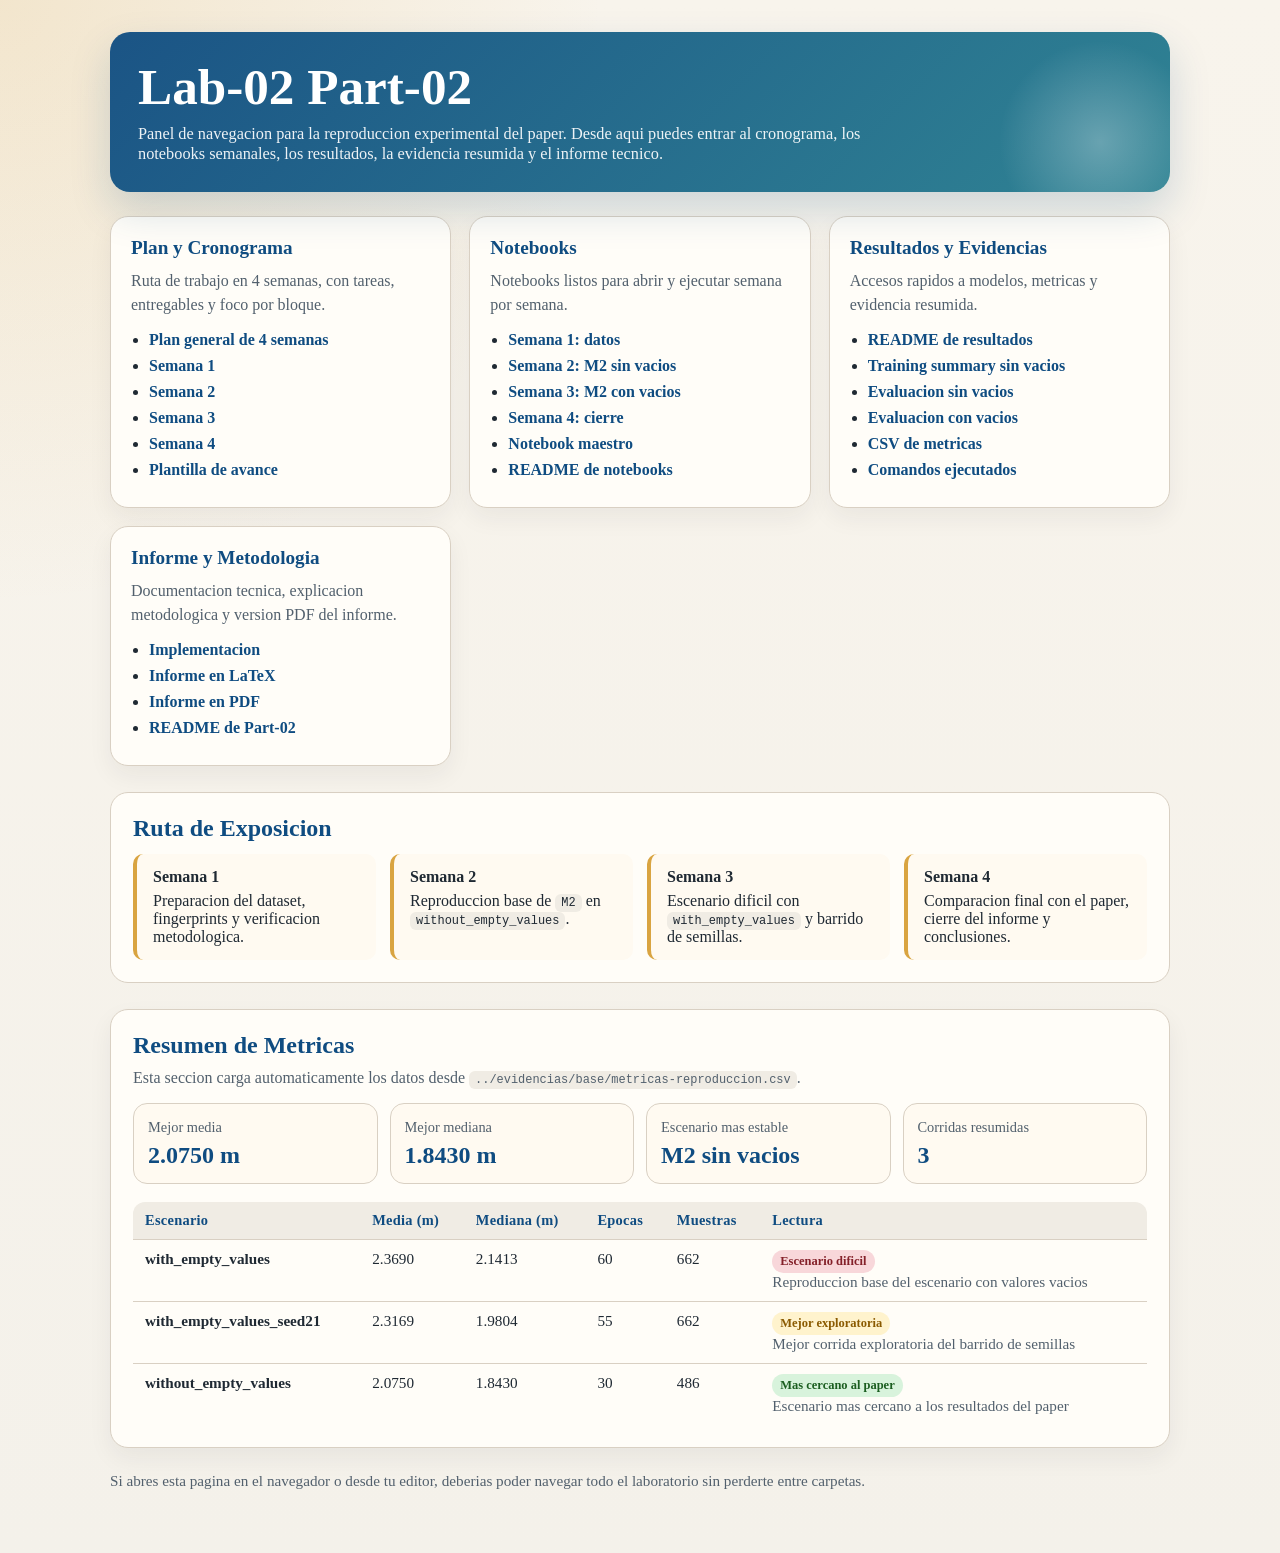
<file: 02-laboratorios/Lab-02/Part-02/docs/index.html>
<!DOCTYPE html>
<html lang="es">
<head>
  <meta charset="UTF-8">
  <meta name="viewport" content="width=device-width, initial-scale=1.0">
  <title>Lab-02 Part-02</title>
  <style>
    :root {
      --bg: #f4f1ea;
      --panel: #fffdf8;
      --ink: #1f2933;
      --muted: #52606d;
      --line: #d9d0c3;
      --accent: #0f4c81;
      --accent-2: #d9a441;
    }
    * { box-sizing: border-box; }
    body {
      margin: 0;
      font-family: Georgia, "Times New Roman", serif;
      background:
        radial-gradient(circle at top left, rgba(217,164,65,0.18), transparent 30%),
        linear-gradient(180deg, #f8f4ec 0%, var(--bg) 100%);
      color: var(--ink);
    }
    .wrap {
      max-width: 1100px;
      margin: 0 auto;
      padding: 32px 20px 48px;
    }
    .hero {
      background: linear-gradient(135deg, rgba(15,76,129,0.95), rgba(31,122,140,0.92));
      color: white;
      border-radius: 20px;
      padding: 28px;
      box-shadow: 0 18px 40px rgba(15,76,129,0.18);
      position: relative;
      overflow: hidden;
    }
    .hero::after {
      content: "";
      position: absolute;
      inset: auto -40px -60px auto;
      width: 220px;
      height: 220px;
      background: radial-gradient(circle, rgba(255,255,255,0.28), transparent 65%);
      pointer-events: none;
    }
    .hero h1 {
      margin: 0 0 10px;
      font-size: clamp(2rem, 4vw, 3.2rem);
      line-height: 1.05;
    }
    .hero p {
      margin: 8px 0 0;
      max-width: 760px;
      font-size: 1.02rem;
      color: rgba(255,255,255,0.92);
    }
    .grid {
      display: grid;
      grid-template-columns: repeat(auto-fit, minmax(260px, 1fr));
      gap: 18px;
      margin-top: 24px;
    }
    .card {
      background: var(--panel);
      border: 1px solid var(--line);
      border-radius: 18px;
      padding: 20px;
      box-shadow: 0 10px 24px rgba(31,41,51,0.06);
    }
    .card h2 {
      margin: 0 0 10px;
      font-size: 1.2rem;
      color: var(--accent);
    }
    .card p {
      margin: 0 0 14px;
      color: var(--muted);
      line-height: 1.5;
    }
    .card ul {
      margin: 0;
      padding-left: 18px;
    }
    .card li {
      margin: 8px 0;
    }
    a {
      color: var(--accent);
      text-decoration: none;
      font-weight: 600;
    }
    a:hover { text-decoration: underline; }
    .timeline {
      margin-top: 26px;
      background: var(--panel);
      border: 1px solid var(--line);
      border-radius: 18px;
      padding: 22px;
    }
    .timeline h2 {
      margin: 0 0 12px;
      color: var(--accent);
    }
    .weeks {
      display: grid;
      grid-template-columns: repeat(auto-fit, minmax(210px, 1fr));
      gap: 14px;
    }
    .week {
      border-left: 4px solid var(--accent-2);
      background: #fffaf1;
      padding: 14px 14px 14px 16px;
      border-radius: 10px;
    }
    .week strong {
      display: block;
      margin-bottom: 6px;
    }
    .footer {
      margin-top: 24px;
      color: var(--muted);
      font-size: 0.95rem;
    }
    .metrics {
      margin-top: 26px;
      background: var(--panel);
      border: 1px solid var(--line);
      border-radius: 18px;
      padding: 22px;
      box-shadow: 0 10px 24px rgba(31,41,51,0.06);
    }
    .metrics h2 {
      margin: 0 0 10px;
      color: var(--accent);
    }
    .metrics p {
      margin: 0 0 16px;
      color: var(--muted);
    }
    .stats-grid {
      display: grid;
      grid-template-columns: repeat(auto-fit, minmax(180px, 1fr));
      gap: 12px;
      margin-bottom: 18px;
    }
    .stat {
      background: #fffaf1;
      border: 1px solid var(--line);
      border-radius: 14px;
      padding: 14px;
    }
    .stat .label {
      color: var(--muted);
      font-size: 0.9rem;
    }
    .stat .value {
      display: block;
      margin-top: 6px;
      font-size: 1.5rem;
      color: var(--accent);
      font-weight: 700;
    }
    table {
      width: 100%;
      border-collapse: collapse;
      overflow: hidden;
      border-radius: 12px;
      font-size: 0.95rem;
    }
    th, td {
      padding: 10px 12px;
      border-bottom: 1px solid var(--line);
      text-align: left;
      vertical-align: top;
    }
    th {
      background: #f0ece4;
      color: var(--accent);
      font-size: 0.9rem;
      letter-spacing: 0.02em;
    }
    tr:last-child td { border-bottom: none; }
    .badge {
      display: inline-block;
      padding: 4px 8px;
      border-radius: 999px;
      font-size: 0.78rem;
      font-weight: 700;
      white-space: nowrap;
    }
    .badge.good {
      background: #d8f3dc;
      color: #1b5e20;
    }
    .badge.mid {
      background: #fff3cd;
      color: #8a5a00;
    }
    .badge.hard {
      background: #f8d7da;
      color: #842029;
    }
    .empty {
      padding: 14px;
      border-radius: 12px;
      background: #fffaf1;
      color: var(--muted);
      border: 1px dashed var(--line);
    }
    code {
      background: #f0ece4;
      padding: 2px 6px;
      border-radius: 6px;
      font-size: 0.92em;
    }
  </style>
</head>
<body>
  <div class="wrap">
    <section class="hero">
      <h1>Lab-02 Part-02</h1>
      <p>
        Panel de navegacion para la reproduccion experimental del paper.
        Desde aqui puedes entrar al cronograma, los notebooks semanales, los resultados,
        la evidencia resumida y el informe tecnico.
      </p>
    </section>

    <section class="grid">
      <article class="card">
        <h2>Plan y Cronograma</h2>
        <p>Ruta de trabajo en 4 semanas, con tareas, entregables y foco por bloque.</p>
        <ul>
          <li><a href="./PLAN-4-SEMANAS.md">Plan general de 4 semanas</a></li>
          <li><a href="./cronograma/semana-01.md">Semana 1</a></li>
          <li><a href="./cronograma/semana-02.md">Semana 2</a></li>
          <li><a href="./cronograma/semana-03.md">Semana 3</a></li>
          <li><a href="./cronograma/semana-04.md">Semana 4</a></li>
          <li><a href="./cronograma/plantilla-avance-semanal.md">Plantilla de avance</a></li>
        </ul>
      </article>

      <article class="card">
        <h2>Notebooks</h2>
        <p>Notebooks listos para abrir y ejecutar semana por semana.</p>
        <ul>
          <li><a href="../notebooks/semana-01-datos.ipynb">Semana 1: datos</a></li>
          <li><a href="../notebooks/semana-02-m2-sin-vacios.ipynb">Semana 2: M2 sin vacios</a></li>
          <li><a href="../notebooks/semana-03-m2-con-vacios.ipynb">Semana 3: M2 con vacios</a></li>
          <li><a href="../notebooks/semana-04-cierre.ipynb">Semana 4: cierre</a></li>
          <li><a href="../notebooks/evidencias-parte-02.ipynb">Notebook maestro</a></li>
          <li><a href="../notebooks/README.md">README de notebooks</a></li>
        </ul>
      </article>

      <article class="card">
        <h2>Resultados y Evidencias</h2>
        <p>Accesos rapidos a modelos, metricas y evidencia resumida.</p>
        <ul>
          <li><a href="../resultados/README.md">README de resultados</a></li>
          <li><a href="../resultados/experimentos/M2/base/without_empty_values/training_summary.json">Training summary sin vacios</a></li>
          <li><a href="../resultados/comparativas/metricas/M2/base/without_empty_values_evaluation.json">Evaluacion sin vacios</a></li>
          <li><a href="../resultados/comparativas/metricas/M2/base/with_empty_values_evaluation.json">Evaluacion con vacios</a></li>
          <li><a href="../evidencias/base/metricas-reproduccion.csv">CSV de metricas</a></li>
          <li><a href="../evidencias/base/comandos-ejecutados.txt">Comandos ejecutados</a></li>
        </ul>
      </article>

      <article class="card">
        <h2>Informe y Metodologia</h2>
        <p>Documentacion tecnica, explicacion metodologica y version PDF del informe.</p>
        <ul>
          <li><a href="./implementacion.md">Implementacion</a></li>
          <li><a href="./informe/informe.tex">Informe en LaTeX</a></li>
          <li><a href="./informe/informe.pdf">Informe en PDF</a></li>
          <li><a href="../README.md">README de Part-02</a></li>
        </ul>
      </article>
    </section>

    <section class="timeline">
      <h2>Ruta de Exposicion</h2>
      <div class="weeks">
        <div class="week">
          <strong>Semana 1</strong>
          Preparacion del dataset, fingerprints y verificacion metodologica.
        </div>
        <div class="week">
          <strong>Semana 2</strong>
          Reproduccion base de <code>M2</code> en <code>without_empty_values</code>.
        </div>
        <div class="week">
          <strong>Semana 3</strong>
          Escenario dificil con <code>with_empty_values</code> y barrido de semillas.
        </div>
        <div class="week">
          <strong>Semana 4</strong>
          Comparacion final con el paper, cierre del informe y conclusiones.
        </div>
      </div>
    </section>

    <section class="metrics">
      <h2>Resumen de Metricas</h2>
      <p>
        Esta seccion carga automaticamente los datos desde
        <code>../evidencias/base/metricas-reproduccion.csv</code>.
      </p>
      <div class="stats-grid" id="stats-grid">
        <div class="stat">
          <span class="label">Estado</span>
          <span class="value">Cargando...</span>
        </div>
      </div>
      <div id="metrics-table" class="empty">Cargando tabla de metricas...</div>
    </section>

    <p class="footer">
      Si abres esta pagina en el navegador o desde tu editor, deberias poder navegar todo el laboratorio sin perderte entre carpetas.
    </p>
  </div>
  <script>
    function parseCsv(text) {
      const lines = text.trim().split(/\r?\n/);
      const headers = lines[0].split(",");
      return lines.slice(1).map(line => {
        const values = line.split(",");
        const row = {};
        headers.forEach((header, index) => row[header] = values[index]);
        return row;
      });
    }

    function badgeForScenario(name) {
      if (name === "without_empty_values") return '<span class="badge good">Mas cercano al paper</span>';
      if (name.includes("seed21")) return '<span class="badge mid">Mejor exploratoria</span>';
      return '<span class="badge hard">Escenario dificil</span>';
    }

    function renderStats(rows) {
      const statsGrid = document.getElementById("stats-grid");
      const bestMean = rows.reduce((best, row) => Number(row.mean_m) < Number(best.mean_m) ? row : best, rows[0]);
      const bestMedian = rows.reduce((best, row) => Number(row.median_m) < Number(best.median_m) ? row : best, rows[0]);
      const stable = rows.find(row => row.escenario === "without_empty_values");
      statsGrid.innerHTML = `
        <div class="stat">
          <span class="label">Mejor media</span>
          <span class="value">${Number(bestMean.mean_m).toFixed(4)} m</span>
        </div>
        <div class="stat">
          <span class="label">Mejor mediana</span>
          <span class="value">${Number(bestMedian.median_m).toFixed(4)} m</span>
        </div>
        <div class="stat">
          <span class="label">Escenario mas estable</span>
          <span class="value">${stable ? "M2 sin vacios" : "N/D"}</span>
        </div>
        <div class="stat">
          <span class="label">Corridas resumidas</span>
          <span class="value">${rows.length}</span>
        </div>
      `;
    }

    function renderTable(rows) {
      const host = document.getElementById("metrics-table");
      const html = [
        "<table>",
        "<thead><tr><th>Escenario</th><th>Media (m)</th><th>Mediana (m)</th><th>Epocas</th><th>Muestras</th><th>Lectura</th></tr></thead>",
        "<tbody>",
        ...rows.map(row => `
          <tr>
            <td><strong>${row.escenario}</strong></td>
            <td>${Number(row.mean_m).toFixed(4)}</td>
            <td>${Number(row.median_m).toFixed(4)}</td>
            <td>${row.epochs}</td>
            <td>${row.samples}</td>
            <td>${badgeForScenario(row.escenario)}<br><span style="color:#52606d">${row.comentario}</span></td>
          </tr>
        `),
        "</tbody></table>"
      ].join("");
      host.className = "";
      host.innerHTML = html;
    }

    fetch("../evidencias/base/metricas-reproduccion.csv")
      .then(response => {
        if (!response.ok) throw new Error("No se pudo leer el CSV de metricas");
        return response.text();
      })
      .then(text => {
        const rows = parseCsv(text);
        renderStats(rows);
        renderTable(rows);
      })
      .catch(error => {
        document.getElementById("metrics-table").innerHTML = "No se pudo cargar el CSV automaticamente. " + error.message;
        document.getElementById("stats-grid").innerHTML = `
          <div class="stat">
            <span class="label">Estado</span>
            <span class="value" style="font-size:1rem">Carga manual necesaria</span>
          </div>
        `;
      });
  </script>
</body>
</html>
</file>
